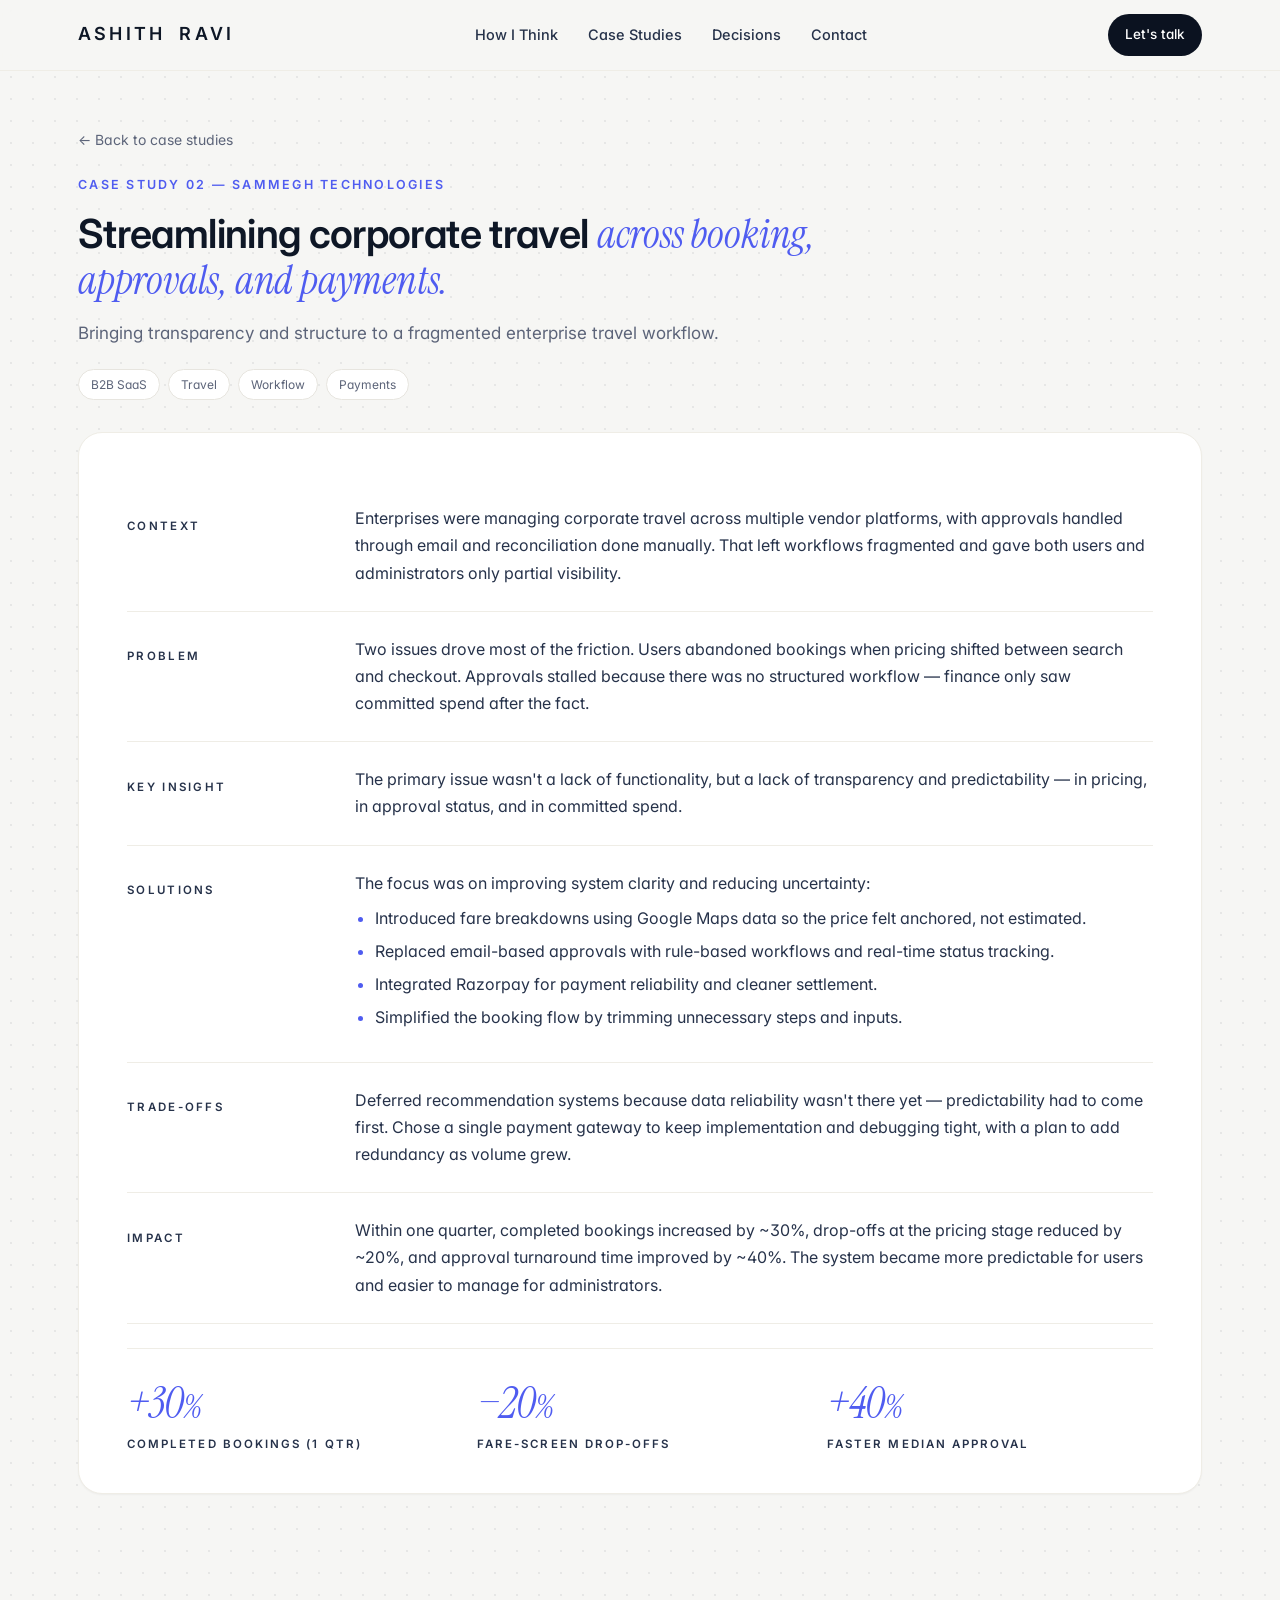
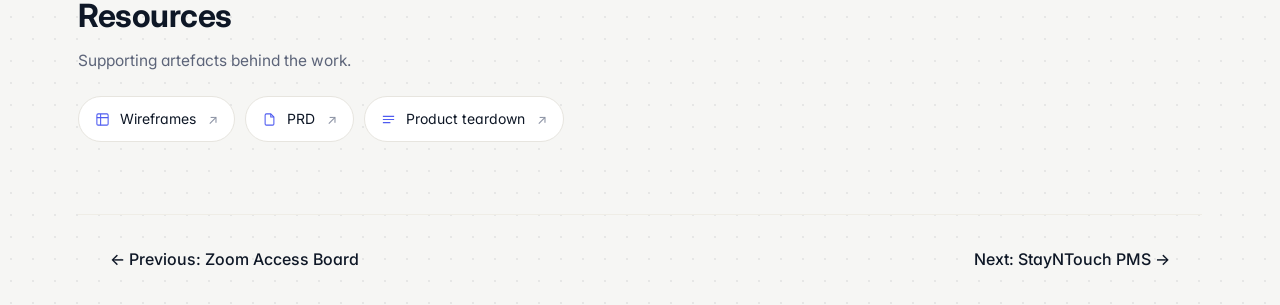
<file: case-studies/corporate-travel-platform.html>
<!doctype html>
<html lang="en">
<head>
<meta charset="utf-8" />
<meta name="viewport" content="width=device-width,initial-scale=1" />
<title>Corporate Travel Platform — Ashith Ravi</title>
<link rel="preconnect" href="https://fonts.googleapis.com">
<link rel="preconnect" href="https://fonts.gstatic.com" crossorigin>
<link rel="stylesheet" href="https://fonts.googleapis.com/css2?family=Inter:wght@400;500;600;700&family=Instrument+Serif:ital@0;1&family=JetBrains+Mono:wght@400;500&display=swap">
<link rel="stylesheet" href="../styles.css">
</head>
<body>

<header class="nav">
  <div class="nav-inner">
    <a class="logo" href="../index.html"><span>Ashith</span><span>Ravi</span></a>
    <nav class="nav-links">
      <a href="../index.html#how-i-think">How I Think</a>
      <a href="../index.html#case-studies">Case Studies</a>
      <a href="../index.html#decisions">Decisions</a>
      <a href="../index.html#contact">Contact</a>
    </nav>
    <a class="btn btn-dark btn-sm" href="../index.html#contact">Let's talk</a>
  </div>
</header>

<main>
  <section class="cs-hero">
    <div class="container">
      <a class="cs-back" href="../index.html#case-studies">← Back to case studies</a>
      <p class="cs-eyebrow">Case Study 02 — SamMegh Technologies</p>
      <h1 class="cs-title">Streamlining corporate travel <span class="i accent">across booking, approvals, and payments.</span></h1>
      <p class="cs-sub">Bringing transparency and structure to a fragmented enterprise travel workflow.</p>
      <div class="cs-tags">
        <span class="tag">B2B SaaS</span>
        <span class="tag">Travel</span>
        <span class="tag">Workflow</span>
        <span class="tag">Payments</span>
      </div>

      <div class="story">
        <div class="story-row">
          <p class="story-label">Context</p>
          <p class="story-body">Enterprises were managing corporate travel across multiple vendor platforms, with approvals handled through email and reconciliation done manually. That left workflows fragmented and gave both users and administrators only partial visibility.</p>
        </div>
        <div class="story-row">
          <p class="story-label">Problem</p>
          <p class="story-body">Two issues drove most of the friction. Users abandoned bookings when pricing shifted between search and checkout. Approvals stalled because there was no structured workflow — finance only saw committed spend after the fact.</p>
        </div>
        <div class="story-row">
          <p class="story-label">Key Insight</p>
          <p class="story-body">The primary issue wasn't a lack of functionality, but a lack of transparency and predictability — in pricing, in approval status, and in committed spend.</p>
        </div>
        <div class="story-row">
          <p class="story-label">Solutions</p>
          <div class="story-body">
            The focus was on improving system clarity and reducing uncertainty:
            <ul>
              <li>Introduced fare breakdowns using Google Maps data so the price felt anchored, not estimated.</li>
              <li>Replaced email-based approvals with rule-based workflows and real-time status tracking.</li>
              <li>Integrated Razorpay for payment reliability and cleaner settlement.</li>
              <li>Simplified the booking flow by trimming unnecessary steps and inputs.</li>
            </ul>
          </div>
        </div>
        <div class="story-row">
          <p class="story-label">Trade-offs</p>
          <p class="story-body">Deferred recommendation systems because data reliability wasn't there yet — predictability had to come first. Chose a single payment gateway to keep implementation and debugging tight, with a plan to add redundancy as volume grew.</p>
        </div>
        <div class="story-row">
          <p class="story-label">Impact</p>
          <p class="story-body">Within one quarter, completed bookings increased by ~30%, drop-offs at the pricing stage reduced by ~20%, and approval turnaround time improved by ~40%. The system became more predictable for users and easier to manage for administrators.</p>
        </div>

        <div class="story-metrics">
          <div class="story-metric">
            <div class="num">+30<span style="font-size:32px">%</span></div>
            <div class="lbl">Completed bookings (1 qtr)</div>
          </div>
          <div class="story-metric">
            <div class="num">−20<span style="font-size:32px">%</span></div>
            <div class="lbl">Fare-screen drop-offs</div>
          </div>
          <div class="story-metric">
            <div class="num">+40<span style="font-size:32px">%</span></div>
            <div class="lbl">Faster median approval</div>
          </div>
        </div>
      </div>
    </div>
  </section>

  <section class="cs-section">
    <div class="container">
      <header class="cs-section-head">
        <h2>Resources</h2>
        <p>Supporting artefacts behind the work.</p>
      </header>
      <div class="res-links">
        <a class="res-link" href="https://www.figma.com/proto/33FRsrlybFALc0xpOMLnUB/Travel-Agent-Version1.0?node-id=50-1858&t=VxDkVjDhNH6M8d2K-0&scaling=min-zoom&content-scaling=fixed&page-id=0%3A1&starting-point-node-id=48%3A1098&show-proto-sidebar=1" target="_blank" rel="noopener">
          <svg viewBox="0 0 24 24" fill="none" stroke="currentColor" stroke-width="1.7"><rect x="3" y="3" width="18" height="18" rx="2"/><path d="M3 9h18M9 3v18"/></svg>
          Wireframes <span class="arr">↗</span>
        </a>
        <a class="res-link" href="https://drive.google.com/file/d/1Uj6XAdhq4hoM1M8XDskusQjVeGHYtjC9/view?usp=sharing" target="_blank" rel="noopener">
          <svg viewBox="0 0 24 24" fill="none" stroke="currentColor" stroke-width="1.7"><path d="M14 3H7a2 2 0 0 0-2 2v14a2 2 0 0 0 2 2h10a2 2 0 0 0 2-2V8z"/><path d="M14 3v5h5"/></svg>
          PRD <span class="arr">↗</span>
        </a>
        <a class="res-link" href="https://drive.google.com/file/d/1ege0dFu4IAtbdjBSwRHZzztnEw202Lcb/view?usp=sharing" target="_blank" rel="noopener">
          <svg viewBox="0 0 24 24" fill="none" stroke="currentColor" stroke-width="1.7"><path d="M3 7h18M3 12h18M3 17h12"/></svg>
          Product teardown <span class="arr">↗</span>
        </a>
      </div>
    </div>
  </section>

  <section class="container">
    <div class="cs-next">
      <a href="zoom-access-board.html">← Previous: Zoom Access Board</a>
      <a href="stayntouch-pms.html">Next: StayNTouch PMS →</a>
    </div>
  </section>
</main>
</body>
</html>
</file>
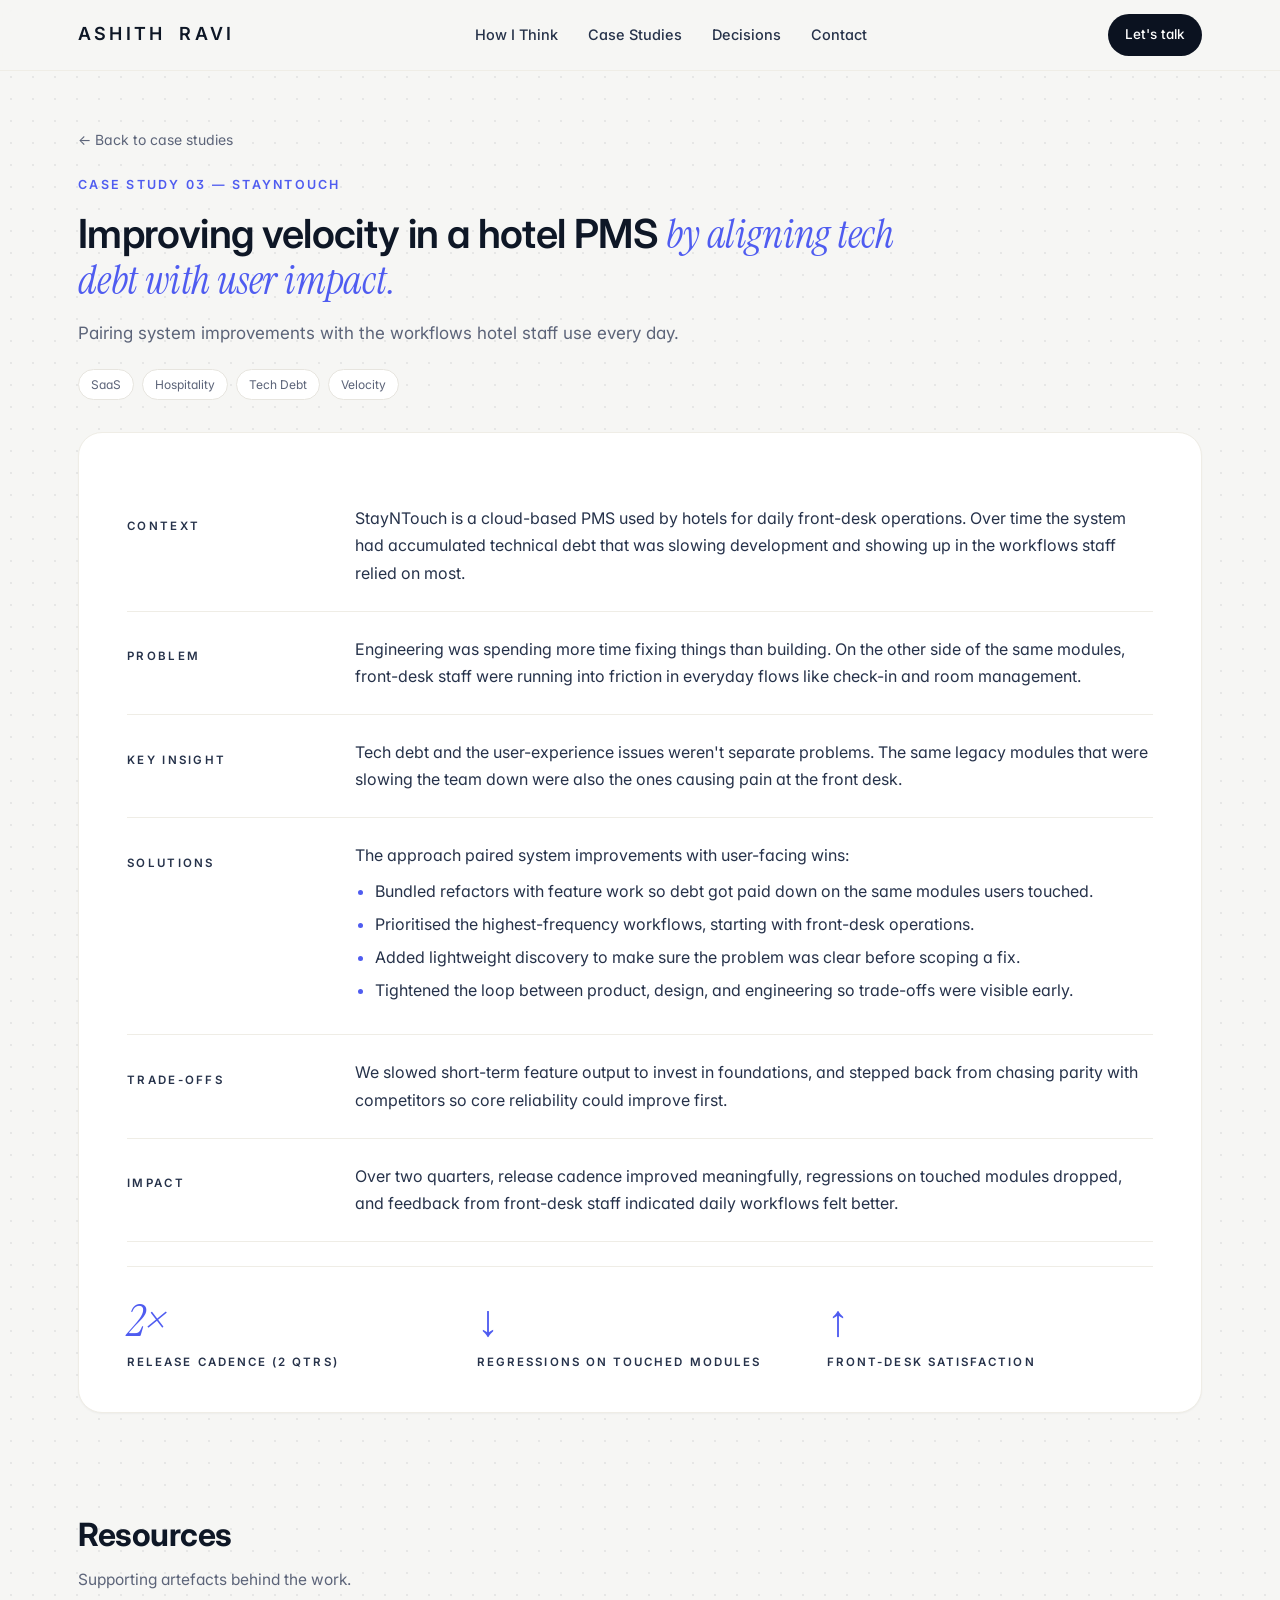
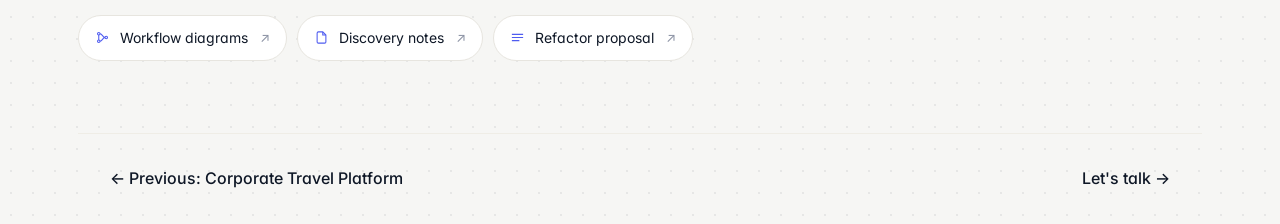
<file: case-studies/stayntouch-pms.html>
<!doctype html>
<html lang="en">
<head>
<meta charset="utf-8" />
<meta name="viewport" content="width=device-width,initial-scale=1" />
<title>StayNTouch PMS Experience — Ashith Ravi</title>
<link rel="preconnect" href="https://fonts.googleapis.com">
<link rel="preconnect" href="https://fonts.gstatic.com" crossorigin>
<link rel="stylesheet" href="https://fonts.googleapis.com/css2?family=Inter:wght@400;500;600;700&family=Instrument+Serif:ital@0;1&family=JetBrains+Mono:wght@400;500&display=swap">
<link rel="stylesheet" href="../styles.css">
</head>
<body>

<header class="nav">
  <div class="nav-inner">
    <a class="logo" href="../index.html"><span>Ashith</span><span>Ravi</span></a>
    <nav class="nav-links">
      <a href="../index.html#how-i-think">How I Think</a>
      <a href="../index.html#case-studies">Case Studies</a>
      <a href="../index.html#decisions">Decisions</a>
      <a href="../index.html#contact">Contact</a>
    </nav>
    <a class="btn btn-dark btn-sm" href="../index.html#contact">Let's talk</a>
  </div>
</header>

<main>
  <section class="cs-hero">
    <div class="container">
      <a class="cs-back" href="../index.html#case-studies">← Back to case studies</a>
      <p class="cs-eyebrow">Case Study 03 — StayNTouch</p>
      <h1 class="cs-title">Improving velocity in a hotel PMS <span class="i accent">by aligning tech debt with user impact.</span></h1>
      <p class="cs-sub">Pairing system improvements with the workflows hotel staff use every day.</p>
      <div class="cs-tags">
        <span class="tag">SaaS</span>
        <span class="tag">Hospitality</span>
        <span class="tag">Tech Debt</span>
        <span class="tag">Velocity</span>
      </div>

      <div class="story">
        <div class="story-row">
          <p class="story-label">Context</p>
          <p class="story-body">StayNTouch is a cloud-based PMS used by hotels for daily front-desk operations. Over time the system had accumulated technical debt that was slowing development and showing up in the workflows staff relied on most.</p>
        </div>
        <div class="story-row">
          <p class="story-label">Problem</p>
          <p class="story-body">Engineering was spending more time fixing things than building. On the other side of the same modules, front-desk staff were running into friction in everyday flows like check-in and room management.</p>
        </div>
        <div class="story-row">
          <p class="story-label">Key Insight</p>
          <p class="story-body">Tech debt and the user-experience issues weren't separate problems. The same legacy modules that were slowing the team down were also the ones causing pain at the front desk.</p>
        </div>
        <div class="story-row">
          <p class="story-label">Solutions</p>
          <div class="story-body">
            The approach paired system improvements with user-facing wins:
            <ul>
              <li>Bundled refactors with feature work so debt got paid down on the same modules users touched.</li>
              <li>Prioritised the highest-frequency workflows, starting with front-desk operations.</li>
              <li>Added lightweight discovery to make sure the problem was clear before scoping a fix.</li>
              <li>Tightened the loop between product, design, and engineering so trade-offs were visible early.</li>
            </ul>
          </div>
        </div>
        <div class="story-row">
          <p class="story-label">Trade-offs</p>
          <p class="story-body">We slowed short-term feature output to invest in foundations, and stepped back from chasing parity with competitors so core reliability could improve first.</p>
        </div>
        <div class="story-row">
          <p class="story-label">Impact</p>
          <p class="story-body">Over two quarters, release cadence improved meaningfully, regressions on touched modules dropped, and feedback from front-desk staff indicated daily workflows felt better.</p>
        </div>

        <div class="story-metrics">
          <div class="story-metric">
            <div class="num">2×</div>
            <div class="lbl">Release cadence (2 qtrs)</div>
          </div>
          <div class="story-metric">
            <div class="num">↓</div>
            <div class="lbl">Regressions on touched modules</div>
          </div>
          <div class="story-metric">
            <div class="num">↑</div>
            <div class="lbl">Front-desk satisfaction</div>
          </div>
        </div>
      </div>
    </div>
  </section>

  <section class="cs-section">
    <div class="container">
      <header class="cs-section-head">
        <h2>Resources</h2>
        <p>Supporting artefacts behind the work.</p>
      </header>
      <div class="res-links">
        <a class="res-link" href="#">
          <svg viewBox="0 0 24 24" fill="none" stroke="currentColor" stroke-width="1.7"><circle cx="6" cy="6" r="2"/><circle cx="6" cy="18" r="2"/><circle cx="18" cy="12" r="2"/><path d="M6 8v8M8 6c4 0 4 6 8 6M8 18c4 0 4-6 8-6"/></svg>
          Workflow diagrams <span class="arr">↗</span>
        </a>
        <a class="res-link" href="#">
          <svg viewBox="0 0 24 24" fill="none" stroke="currentColor" stroke-width="1.7"><path d="M14 3H7a2 2 0 0 0-2 2v14a2 2 0 0 0 2 2h10a2 2 0 0 0 2-2V8z"/><path d="M14 3v5h5"/></svg>
          Discovery notes <span class="arr">↗</span>
        </a>
        <a class="res-link" href="#">
          <svg viewBox="0 0 24 24" fill="none" stroke="currentColor" stroke-width="1.7"><path d="M3 7h18M3 12h18M3 17h12"/></svg>
          Refactor proposal <span class="arr">↗</span>
        </a>
      </div>
    </div>
  </section>

  <section class="container">
    <div class="cs-next">
      <a href="corporate-travel-platform.html">← Previous: Corporate Travel Platform</a>
      <a href="../index.html#contact">Let's talk →</a>
    </div>
  </section>
</main>
</body>
</html>
</file>
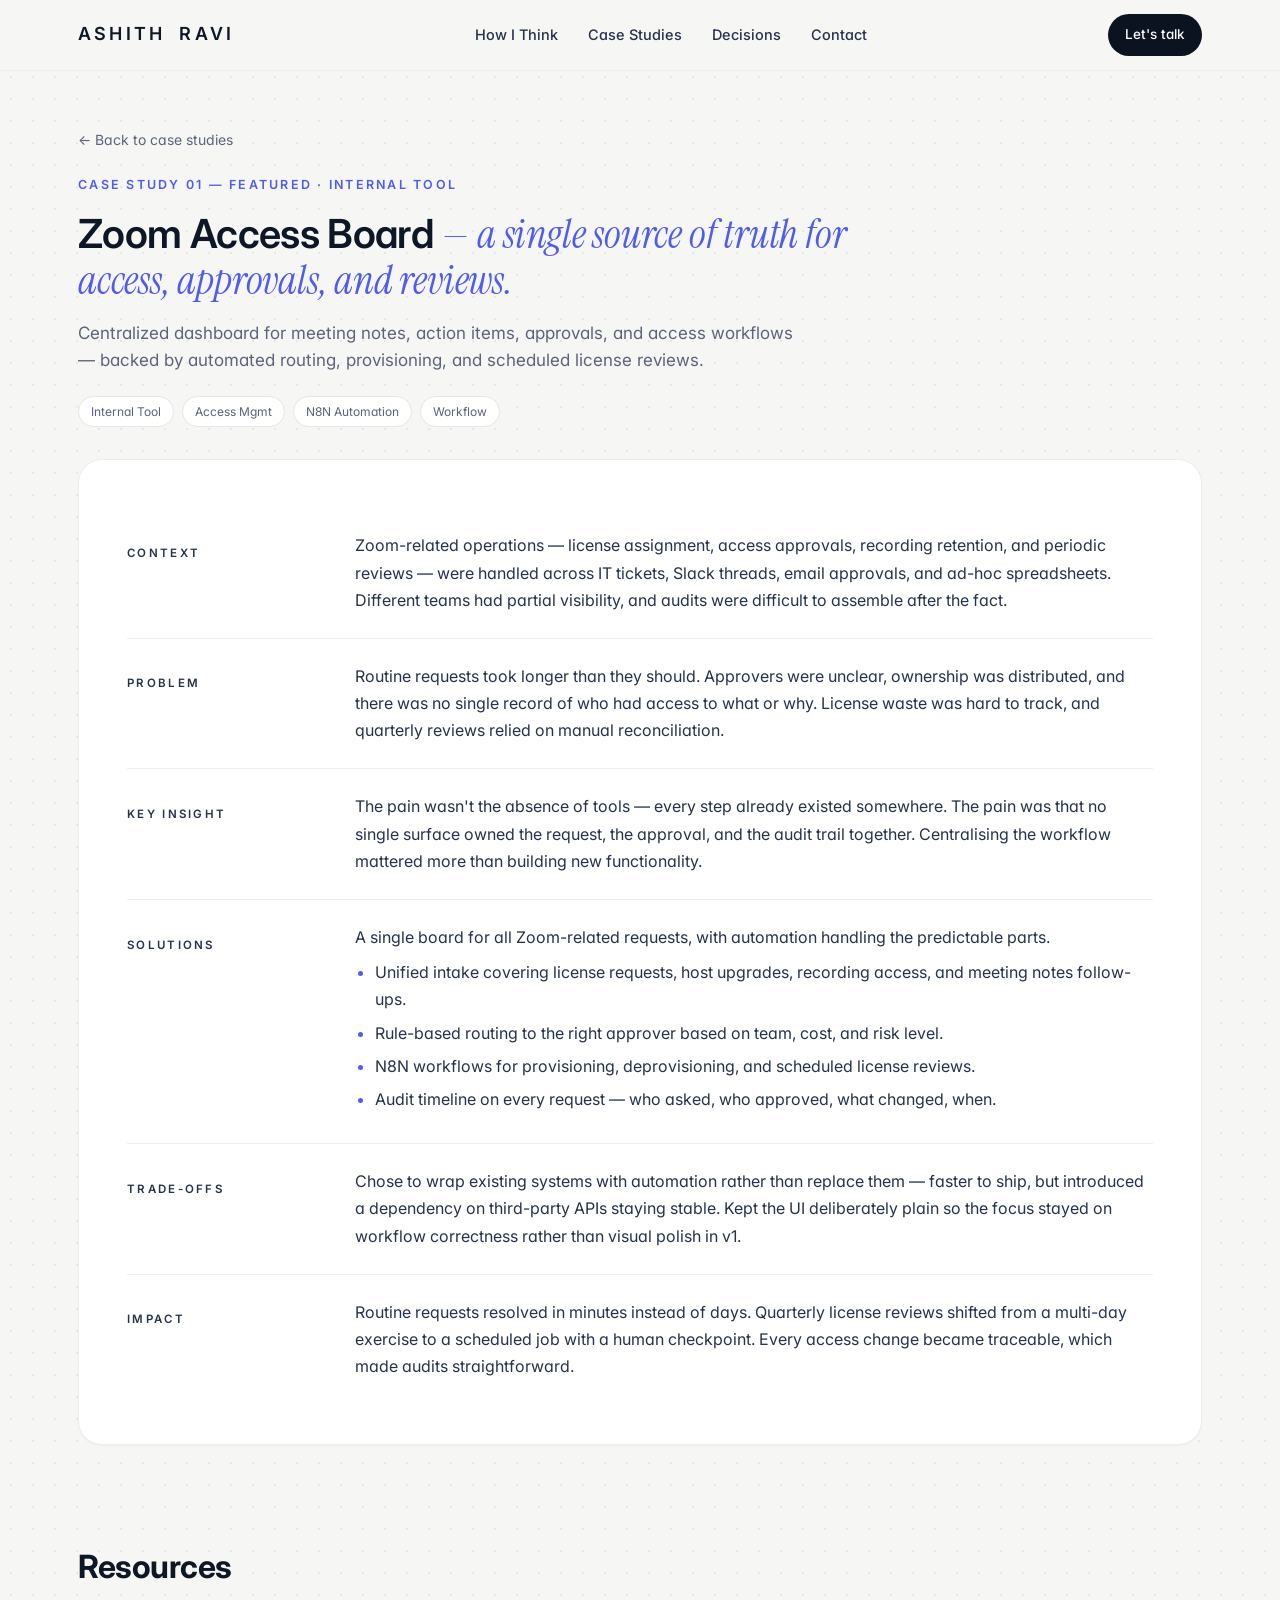
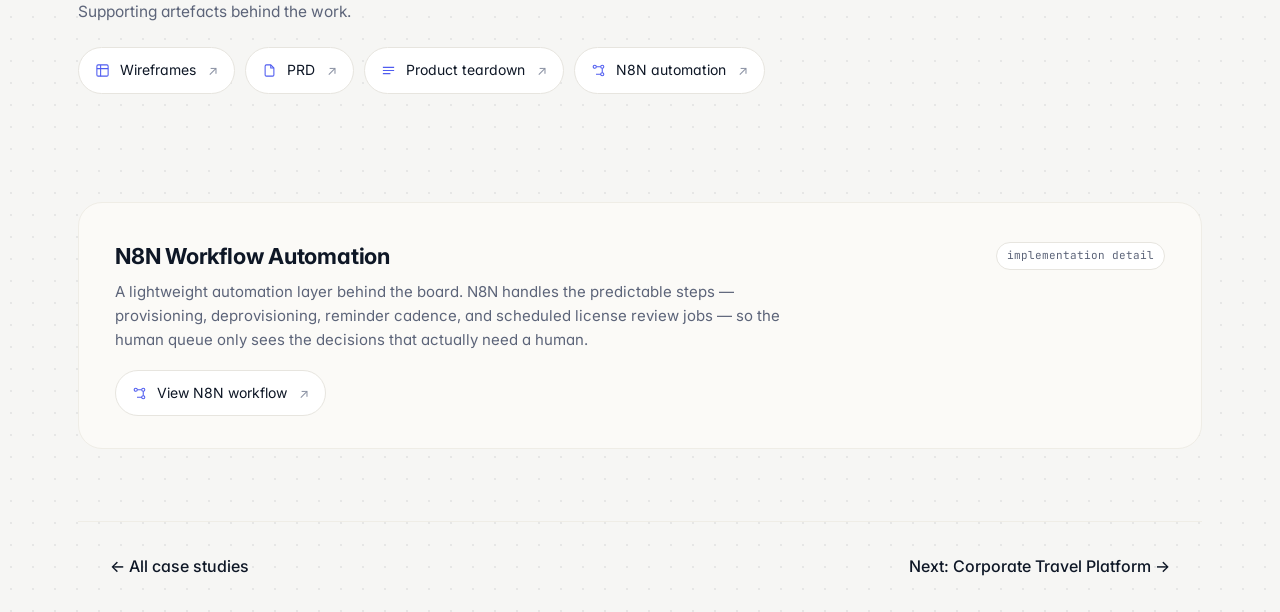
<file: case-studies/zoom-access-board.html>
<!doctype html>
<html lang="en">
<head>
<meta charset="utf-8" />
<meta name="viewport" content="width=device-width,initial-scale=1" />
<title>Zoom Access Board — Ashith Ravi</title>
<link rel="preconnect" href="https://fonts.googleapis.com">
<link rel="preconnect" href="https://fonts.gstatic.com" crossorigin>
<link rel="stylesheet" href="https://fonts.googleapis.com/css2?family=Inter:wght@400;500;600;700&family=Instrument+Serif:ital@0;1&family=JetBrains+Mono:wght@400;500&display=swap">
<link rel="stylesheet" href="../styles.css">
</head>
<body>

<header class="nav">
  <div class="nav-inner">
    <a class="logo" href="../index.html"><span>Ashith</span><span>Ravi</span></a>
    <nav class="nav-links">
      <a href="../index.html#how-i-think">How I Think</a>
      <a href="../index.html#case-studies">Case Studies</a>
      <a href="../index.html#decisions">Decisions</a>
      <a href="../index.html#contact">Contact</a>
    </nav>
    <a class="btn btn-dark btn-sm" href="../index.html#contact">Let's talk</a>
  </div>
</header>

<main>
  <section class="cs-hero">
    <div class="container">
      <a class="cs-back" href="../index.html#case-studies">← Back to case studies</a>
      <p class="cs-eyebrow">Case Study 01 — Featured · Internal Tool</p>
      <h1 class="cs-title">Zoom Access Board <span class="i accent">— a single source of truth for access, approvals, and reviews.</span></h1>
      <p class="cs-sub">Centralized dashboard for meeting notes, action items, approvals, and access workflows — backed by automated routing, provisioning, and scheduled license reviews.</p>
      <div class="cs-tags">
        <span class="tag">Internal Tool</span>
        <span class="tag">Access Mgmt</span>
        <span class="tag">N8N Automation</span>
        <span class="tag">Workflow</span>
      </div>

      <div class="story">
        <div class="story-row">
          <p class="story-label">Context</p>
          <p class="story-body">Zoom-related operations — license assignment, access approvals, recording retention, and periodic reviews — were handled across IT tickets, Slack threads, email approvals, and ad-hoc spreadsheets. Different teams had partial visibility, and audits were difficult to assemble after the fact.</p>
        </div>
        <div class="story-row">
          <p class="story-label">Problem</p>
          <p class="story-body">Routine requests took longer than they should. Approvers were unclear, ownership was distributed, and there was no single record of who had access to what or why. License waste was hard to track, and quarterly reviews relied on manual reconciliation.</p>
        </div>
        <div class="story-row">
          <p class="story-label">Key Insight</p>
          <p class="story-body">The pain wasn't the absence of tools — every step already existed somewhere. The pain was that no single surface owned the request, the approval, and the audit trail together. Centralising the workflow mattered more than building new functionality.</p>
        </div>
        <div class="story-row">
          <p class="story-label">Solutions</p>
          <div class="story-body">
            A single board for all Zoom-related requests, with automation handling the predictable parts.
            <ul>
              <li>Unified intake covering license requests, host upgrades, recording access, and meeting notes follow-ups.</li>
              <li>Rule-based routing to the right approver based on team, cost, and risk level.</li>
              <li>N8N workflows for provisioning, deprovisioning, and scheduled license reviews.</li>
              <li>Audit timeline on every request — who asked, who approved, what changed, when.</li>
            </ul>
          </div>
        </div>
        <div class="story-row">
          <p class="story-label">Trade-offs</p>
          <p class="story-body">Chose to wrap existing systems with automation rather than replace them — faster to ship, but introduced a dependency on third-party APIs staying stable. Kept the UI deliberately plain so the focus stayed on workflow correctness rather than visual polish in v1.</p>
        </div>
        <div class="story-row">
          <p class="story-label">Impact</p>
          <p class="story-body">Routine requests resolved in minutes instead of days. Quarterly license reviews shifted from a multi-day exercise to a scheduled job with a human checkpoint. Every access change became traceable, which made audits straightforward.</p>
        </div>
      </div>
    </div>
  </section>

  <section class="cs-section">
    <div class="container">
      <header class="cs-section-head">
        <h2>Resources</h2>
        <p>Supporting artefacts behind the work.</p>
      </header>
      <div class="res-links">
        <a class="res-link" href="https://www.figma.com/proto/wZvJMO2qTolDciYzrDqII5/Zoom-Updated?node-id=20-1751&p=f&t=YyRrkXLsN5ehX7Na-0&scaling=min-zoom&content-scaling=fixed&page-id=0%3A1&starting-point-node-id=20%3A1751&show-proto-sidebar=1" target="_blank" rel="noopener">
          <svg viewBox="0 0 24 24" fill="none" stroke="currentColor" stroke-width="1.7"><rect x="3" y="3" width="18" height="18" rx="2"/><path d="M3 9h18M9 3v18"/></svg>
          Wireframes <span class="arr">↗</span>
        </a>
        <a class="res-link" href="https://drive.google.com/file/d/1J9QSICV026MHtIVA0a3hvT729N81hZSb/view?usp=sharing" target="_blank" rel="noopener">
          <svg viewBox="0 0 24 24" fill="none" stroke="currentColor" stroke-width="1.7"><path d="M14 3H7a2 2 0 0 0-2 2v14a2 2 0 0 0 2 2h10a2 2 0 0 0 2-2V8z"/><path d="M14 3v5h5"/></svg>
          PRD <span class="arr">↗</span>
        </a>
        <a class="res-link" href="https://drive.google.com/file/d/1mFsNrO4TiHnCTk9GialUHPe0GkpUuxmu/view?usp=sharing" target="_blank" rel="noopener">
          <svg viewBox="0 0 24 24" fill="none" stroke="currentColor" stroke-width="1.7"><path d="M3 7h18M3 12h18M3 17h12"/></svg>
          Product teardown <span class="arr">↗</span>
        </a>
        <a class="res-link" href="#n8n">
          <svg viewBox="0 0 24 24" fill="none" stroke="currentColor" stroke-width="1.7"><circle cx="6" cy="6" r="2.5"/><circle cx="18" cy="18" r="2.5"/><circle cx="18" cy="6" r="2.5"/><path d="M8.5 6H15M18 8.5v7M16 18H8"/></svg>
          N8N automation <span class="arr">↗</span>
        </a>
      </div>
    </div>
  </section>

  <section class="cs-section" id="n8n">
    <div class="container">
      <div class="subsection">
        <div class="subsection-head">
          <h3>N8N Workflow Automation</h3>
          <span class="badge">implementation detail</span>
        </div>
        <p class="sub-lede">A lightweight automation layer behind the board. N8N handles the predictable steps — provisioning, deprovisioning, reminder cadence, and scheduled license review jobs — so the human queue only sees the decisions that actually need a human.</p>
        <div class="res-links">
          <a class="res-link" href="#">
            <svg viewBox="0 0 24 24" fill="none" stroke="currentColor" stroke-width="1.7"><circle cx="6" cy="6" r="2.5"/><circle cx="18" cy="18" r="2.5"/><circle cx="18" cy="6" r="2.5"/><path d="M8.5 6H15M18 8.5v7M16 18H8"/></svg>
            View N8N workflow <span class="arr">↗</span>
          </a>
        </div>
      </div>
    </div>
  </section>

  <section class="container">
    <div class="cs-next">
      <a href="../index.html#case-studies">← All case studies</a>
      <a href="corporate-travel-platform.html">Next: Corporate Travel Platform →</a>
    </div>
  </section>
</main>

</body>
</html>
</file>
<file: styles.css>
/* ============ Tokens ============ */
:root{
  --bg:#F6F6F4;
  --bg-alt:#FBFAF7;
  --ink:#0E1726;
  --ink-2:#26324A;
  --muted:#5C6479;
  --muted-2:#8A91A3;
  --line:#E7E5DF;
  --line-2:#EFEDE6;
  --card:#FFFFFF;
  --accent:#4F5CF0;
  --accent-soft:#EEF0FE;
  --dark:#0B1220;
  --dark-2:#10182A;
  --shadow-sm: 0 1px 2px rgba(14,23,38,.04);
  --shadow:    0 8px 24px rgba(14,23,38,.06), 0 1px 2px rgba(14,23,38,.04);
  --shadow-lg: 0 20px 48px rgba(14,23,38,.10), 0 2px 6px rgba(14,23,38,.05);
  --r-sm:10px; --r:14px; --r-lg:20px; --r-xl:24px;
  --maxw:1180px;
}

*{box-sizing:border-box}
html,body{margin:0;padding:0}
html{scroll-behavior:smooth}
body{
  font-family:'Inter', system-ui, sans-serif;
  color:var(--ink);
  background:var(--bg);
  /* subtle dot pattern from screenshots */
  background-image: radial-gradient(rgba(14,23,38,.07) 1px, transparent 1.2px);
  background-size: 22px 22px;
  background-position: 0 0;
  -webkit-font-smoothing:antialiased;
  font-size:16px;
  line-height:1.6;
  font-feature-settings:"ss01","cv11";
}
img{max-width:100%;display:block}
a{color:inherit;text-decoration:none}

.container{max-width:var(--maxw);margin:0 auto;padding:0 28px}
.i{font-family:'Instrument Serif', 'Iowan Old Style', Georgia, serif; font-style:italic; font-weight:400; letter-spacing:-.005em}
.accent{color:var(--accent)}
.accent-light{color:#A9B1FF}

/* ============ Nav ============ */
.nav{
  position:sticky; top:0; z-index:50;
  background:rgba(246,246,244,.78);
  backdrop-filter: saturate(140%) blur(10px);
  -webkit-backdrop-filter: saturate(140%) blur(10px);
  border-bottom:1px solid var(--line-2);
}
.nav-inner{
  max-width:var(--maxw); margin:0 auto; padding:14px 28px;
  display:flex; align-items:center; justify-content:space-between; gap:24px;
}
.logo{
  display:inline-flex; align-items:baseline; gap:14px;
  font-family:'Inter', system-ui, sans-serif;
  font-size:18px; font-weight:600;
  letter-spacing:.18em;
  text-transform:uppercase;
  color:var(--ink);
}
.nav-links{display:flex; gap:30px}
.nav-links a{color:var(--ink-2); font-size:14.5px; font-weight:500}
.nav-links a:hover{color:var(--accent)}

/* ============ Buttons ============ */
.btn{
  display:inline-flex; align-items:center; gap:8px;
  padding:12px 20px; border-radius:999px;
  font-size:14.5px; font-weight:500;
  border:1px solid transparent;
  transition: transform .15s ease, background .2s ease, border-color .2s ease, color .2s ease, box-shadow .2s ease;
  white-space:nowrap;
}
.btn:hover{transform:translateY(-1px)}
.btn-sm{padding:9px 16px; font-size:13.5px}
.btn-primary{background:var(--accent); color:#fff; box-shadow:0 6px 18px rgba(79,92,240,.25)}
.btn-primary:hover{background:#4250E5}
.btn-ghost{background:transparent; border-color:var(--line); color:var(--ink)}
.btn-ghost:hover{border-color:#CFCEC6; background:#fff}
.btn-dark{background:var(--dark); color:#fff}
.btn-dark:hover{background:#1B2436}
.btn-outline-light{background:transparent; border-color:rgba(255,255,255,.18); color:#fff}
.btn-outline-light:hover{background:rgba(255,255,255,.06); border-color:rgba(255,255,255,.32)}
.btn .arrow{transition:transform .2s ease}
.btn:hover .arrow{transform:translateX(3px)}
.ic{width:16px;height:16px}

/* ============ Hero ============ */
.hero{padding:56px 0 24px}
.hero-grid{
  display:grid; grid-template-columns: 1.55fr .9fr; gap:56px; align-items:center;
}
.eyebrow{
  font-size:16px;
  line-height:1.5;
  color:var(--muted);
  margin:0 0 22px;
  letter-spacing:-.005em;
}
.display{
  font-size: clamp(30px, 4.2vw, 48px);
  line-height:1.14;
  letter-spacing:-0.018em;
  font-weight:600;
  margin:0 0 24px;
  color:var(--ink);
  text-wrap: pretty;
}
.display .i{font-weight:400}
.hero-body{max-width:560px; color:var(--ink-2)}
.hero-body p{margin:0 0 14px; font-size:16.5px; line-height:1.65; color:var(--muted)}
.hero-cta{display:flex; gap:12px; margin-top:26px; flex-wrap:wrap}

.hero-photo{display:flex; justify-content:center}
.photo-frame{
  width: 320px; height: 320px;
  border-radius: 50%;
  background: var(--card);
  box-shadow: var(--shadow-lg);
  padding: 8px;
  border:1px solid var(--line-2);
}
.photo-img{width:100%; height:100%; object-fit:cover; border-radius:50%; display:block}
.photo-placeholder{
  width:100%; height:100%; border-radius:50%;
  background:
    repeating-linear-gradient(135deg, #F1EEE6 0 8px, #F7F5EE 8px 16px);
  display:flex; flex-direction:column; align-items:center; justify-content:center;
  color:var(--muted-2);
  text-align:center;
  padding:24px;
}
.ph-mono{font-family:'JetBrains Mono', ui-monospace, Menlo, monospace; font-size:12.5px; color:var(--ink-2); letter-spacing:.04em}
.ph-hint{font-size:12px; margin-top:6px; color:var(--muted-2)}

/* ============ Metrics ============ */
.metrics{padding:24px 0 64px}
.metrics-grid{display:grid; grid-template-columns:repeat(3,1fr); gap:20px}
.metric-card{
  background:var(--card);
  border:1px solid var(--line-2);
  border-radius:var(--r-lg);
  padding:26px 26px 22px;
  box-shadow:var(--shadow-sm);
}
.metric-num{
  font-family:'Instrument Serif', serif;
  font-style: italic;
  color:var(--accent);
  font-size: 44px; line-height:1;
  letter-spacing:-.02em;
}
.metric-num .sign{margin-right:2px}
.metric-num .unit{font-size:34px; margin-left:2px}
.metric-label{
  margin-top:14px;
  text-transform:uppercase;
  letter-spacing:.12em;
  font-size:12px;
  font-weight:600;
  color:var(--ink);
}
.metric-desc{margin:8px 0 0; color:var(--muted); font-size:14.5px; line-height:1.55}

/* ============ Sections ============ */
.section{padding:72px 0}
.section-alt{background: linear-gradient(180deg, var(--bg-alt), var(--bg))}
.section-head{max-width:760px; margin:0 0 44px}
.section-eyebrow{
  text-transform:uppercase; letter-spacing:.16em;
  font-size:12.5px; font-weight:600; color:var(--accent);
  margin:0 0 14px;
}
.section-title{
  font-size: clamp(24px, 2.8vw, 34px);
  line-height:1.18;
  letter-spacing:-.014em;
  font-weight:600;
  margin:0 0 14px;
  color:var(--ink);
}
.section-lede{margin:0; color:var(--muted); font-size:16.5px; max-width:640px}

/* ============ How I think (principles) ============ */
.principles{display:grid; grid-template-columns:repeat(2,1fr); gap:20px}
.principle{
  background:var(--card);
  border:1px solid var(--line-2);
  border-radius:var(--r-lg);
  padding:30px 28px;
  box-shadow:var(--shadow-sm);
  transition: box-shadow .25s ease, transform .25s ease;
}
.principle:hover{box-shadow:var(--shadow); transform:translateY(-2px)}
.p-icon, .d-icon{
  width:42px; height:42px; border-radius:12px;
  background:var(--accent-soft); color:var(--accent);
  display:flex; align-items:center; justify-content:center;
  margin-bottom:24px;
}
.p-icon svg, .d-icon svg{width:20px; height:20px}
.principle h3{margin:0 0 8px; font-size:18.5px; font-weight:600; letter-spacing:-.01em}
.principle p{margin:0; color:var(--muted); font-size:15px; line-height:1.65}

/* ============ Case studies ============ */
.case-card{
  background:var(--card);
  border:1px solid var(--line-2);
  border-radius:var(--r-xl);
  padding:36px 36px 32px;
  box-shadow:var(--shadow-sm);
  transition: box-shadow .25s ease, transform .25s ease, border-color .25s ease;
}
.case-card:hover{box-shadow:var(--shadow); transform:translateY(-2px); border-color:#DCDAD2}
.case-featured{
  margin-bottom:24px;
  border:1px solid #D6D9F7;
  background:
    radial-gradient(120% 120% at 0% 0%, #F4F5FF 0%, #FFFFFF 50%);
  box-shadow: 0 24px 60px rgba(79,92,240,.10), 0 2px 6px rgba(14,23,38,.05);
}
.case-meta{
  display:flex; gap:14px; align-items:center;
  font-size:12.5px; letter-spacing:.16em; text-transform:uppercase; font-weight:600;
  color:var(--accent); margin-bottom:14px;
}
.case-meta .case-company{color:var(--muted-2); letter-spacing:.14em}
.case-title{
  font-size: clamp(22px, 2.4vw, 28px);
  line-height:1.18; letter-spacing:-.014em; font-weight:600;
  margin:0 0 12px;
}
.case-featured .case-title{font-size: clamp(26px, 2.8vw, 34px)}
.case-sub{margin:0 0 22px; color:var(--muted); font-size:16px; max-width:640px}

.case-summary{display:grid; gap:16px; margin:0 0 22px; padding:0}
.case-summary > div{display:grid; grid-template-columns:120px 1fr; gap:16px; align-items:baseline}
.case-summary dt{
  margin:0; font-size:11.5px; letter-spacing:.16em; text-transform:uppercase;
  font-weight:600; color:var(--ink-2);
}
.case-summary dd{margin:0; color:var(--ink-2); font-size:15.5px; line-height:1.55}

.case-grid{display:grid; grid-template-columns:1fr 1fr; gap:22px}
.case-grid .case-summary > div{grid-template-columns: 100px 1fr}

.tags{display:flex; flex-wrap:wrap; gap:8px; margin:0 0 22px}
.tag{
  font-size:12px; padding:5px 12px; border-radius:999px;
  border:1px solid var(--line); color:var(--muted); background:#fff;
}

.case-actions{display:flex; gap:10px; padding-top:18px; border-top:1px solid var(--line-2)}

/* ============ Decisions ============ */
.decisions{display:grid; grid-template-columns:repeat(3,1fr); gap:20px}
.decision{
  background:var(--card);
  border:1px solid var(--line-2);
  border-radius:var(--r-lg);
  padding:28px;
  box-shadow:var(--shadow-sm);
}
.decision h3{margin:0 0 16px; font-size:18px; font-weight:600; letter-spacing:-.01em; line-height:1.3}
.d-block{margin-top:14px}
.d-label{
  margin:0 0 6px; font-size:11.5px; letter-spacing:.18em; text-transform:uppercase;
  font-weight:600; color:var(--ink-2);
}
.d-block p:last-child{margin:0; color:var(--muted); font-size:14.5px; line-height:1.62}

/* ============ Journey ============ */
.journey{display:grid; grid-template-columns:240px 1fr; gap:60px; align-items:start}
.journey-side{position:sticky; top:90px}
.journey-trail{font-family:'Instrument Serif', serif; font-style:italic; color:var(--muted); margin-top:6px; font-size:18px}
.journey-body p{color:var(--ink-2); font-size:16.5px; line-height:1.7; margin:0 0 14px}
.journey-body .section-title{margin-bottom:22px}

/* ============ Contact ============ */
.contact{padding:32px 0 64px}
.contact-inner{
  background: linear-gradient(180deg, #0B1220, #0E1A33);
  color:#F1F2F6;
  border-radius: 28px;
  padding: 72px 56px 56px;
  text-align:center;
  box-shadow: 0 30px 80px rgba(11,18,32,.18);
}
.contact-eyebrow{
  text-transform:uppercase; letter-spacing:.22em;
  color:#9DA4B8; font-size:12px; font-weight:600;
  margin:0 0 22px;
}
.contact-title{
  font-size: clamp(24px, 3vw, 38px);
  line-height:1.2; letter-spacing:-.014em; font-weight:600;
  margin:0 auto 18px; max-width:780px; color:#fff;
  text-wrap: pretty;
}
.contact-sub{margin:0 auto 30px; color:#A6ADC0; max-width:520px; font-size:15.5px}
.contact-actions{display:flex; gap:12px; justify-content:center; flex-wrap:wrap}
.contact-loc{margin:30px 0 0; color:#8A91A3; font-size:13.5px; display:inline-flex; align-items:center; gap:6px; justify-content:center; width:100%}

/* ============ Footer ============ */
.foot{padding:40px 0 56px; color:var(--muted-2); font-size:13px}
.foot-inner{display:flex; justify-content:space-between; align-items:center; gap:16px; flex-wrap:wrap}
.foot-mid{font-family:'Instrument Serif', serif; font-style:italic; color:var(--muted)}
.foot a:hover{color:var(--accent)}

/* ============ Case study page chrome ============ */
.cs-hero{padding: 56px 0 40px}
.cs-eyebrow{
  text-transform:uppercase; letter-spacing:.18em; font-size:12.5px;
  font-weight:600; color:var(--accent); margin:0 0 16px;
}
.cs-back{
  display:inline-flex; align-items:center; gap:6px; color:var(--muted);
  font-size:14px; margin-bottom:24px;
}
.cs-back:hover{color:var(--accent)}
.cs-title{
  font-size: clamp(28px, 3.6vw, 40px); line-height:1.16; letter-spacing:-.016em;
  font-weight:600; margin:0 0 16px; max-width:820px;
}
.cs-title .i{font-weight:400}
.cs-sub{margin:0 0 22px; max-width:720px; color:var(--muted); font-size:17px}
.cs-tags{display:flex; gap:8px; flex-wrap:wrap; margin:0 0 8px}

/* Story card (Context/Problem/...) */
.story{
  background:var(--card);
  border:1px solid var(--line-2);
  border-radius:var(--r-xl);
  padding:48px 48px 40px;
  box-shadow:var(--shadow-sm);
  margin-top:32px;
}
.story-row{
  display:grid; grid-template-columns: 180px 1fr; gap:48px;
  padding:24px 0; border-bottom:1px solid var(--line-2);
}
.story-row:last-of-type{border-bottom:0}
.story-row dt, .story-label{
  font-size:11.5px; letter-spacing:.2em; text-transform:uppercase;
  font-weight:600; color:var(--ink-2);
}
.story-row dd, .story-body{margin:0; color:var(--ink-2); font-size:16px; line-height:1.7}
.story-body ul{margin:8px 0 0; padding-left:20px}
.story-body li{margin:6px 0; color:var(--ink-2)}
.story-body li::marker{color:var(--accent)}

.story-metrics{
  margin-top:24px; padding-top:32px; border-top:1px solid var(--line-2);
  display:grid; grid-template-columns:repeat(3,1fr); gap:24px;
}
.story-metric .num{
  font-family:'Instrument Serif', serif; font-style:italic; color:var(--accent);
  font-size:44px; line-height:1; letter-spacing:-.02em;
}
.story-metric .lbl{
  margin-top:10px; font-size:11.5px; letter-spacing:.18em; text-transform:uppercase;
  font-weight:600; color:var(--ink-2);
}

/* Media placeholders */
.cs-section{padding:56px 0 24px}
.cs-section-head{margin:0 0 22px}
.cs-section-head h2{
  font-size: clamp(24px, 2.6vw, 32px); margin:0 0 8px;
  letter-spacing:-.015em; font-weight:700;
}
.cs-section-head p{margin:0; color:var(--muted); font-size:15.5px; max-width:720px}

.media-grid{display:grid; gap:18px}
.media-grid.cols-1{grid-template-columns:1fr}
.media-grid.cols-2{grid-template-columns:1fr 1fr}
.media-grid.cols-3{grid-template-columns:repeat(3,1fr)}

.slot{
  background: var(--card);
  border:1px dashed #C9C7BE;
  border-radius: var(--r-lg);
  padding:18px;
  display:flex; flex-direction:column; gap:10px;
  min-height: 220px;
}
.slot .slot-head{
  display:flex; align-items:center; justify-content:space-between; gap:12px;
}
.slot .slot-title{
  font-size:13px; font-weight:600; color:var(--ink-2); letter-spacing:.02em;
}
.slot .slot-kind{
  font-family:'JetBrains Mono', ui-monospace, Menlo, monospace;
  font-size:11px; padding:3px 8px; border-radius:999px;
  background:var(--accent-soft); color:var(--accent);
  letter-spacing:.04em;
}
.slot .slot-canvas{
  flex:1; border-radius:12px;
  background:
    repeating-linear-gradient(135deg, #F4F2EB 0 10px, #FAF8F2 10px 20px);
  display:flex; align-items:center; justify-content:center;
  color:var(--muted-2);
  font-family:'JetBrains Mono', ui-monospace, Menlo, monospace;
  font-size:12px; letter-spacing:.04em;
  min-height:160px;
  padding:20px;
  text-align:center;
}
.slot.tall .slot-canvas{min-height:320px}
.slot .slot-foot{
  display:flex; gap:10px; align-items:center; flex-wrap:wrap;
  font-size:12px; color:var(--muted);
}
.slot .upload-hint{
  font-family:'JetBrains Mono', ui-monospace, Menlo, monospace;
  font-size:11.5px; color:var(--muted-2);
}

/* Link-style placeholder for PRD / docs */
.link-slot{
  display:flex; align-items:center; justify-content:space-between; gap:16px;
  padding:18px 22px;
  border:1px solid var(--line); border-radius: var(--r);
  background:#fff;
}
.link-slot .ls-left{display:flex; align-items:center; gap:14px}
.link-slot .ls-icon{
  width:36px; height:36px; border-radius:10px; background:var(--accent-soft); color:var(--accent);
  display:flex; align-items:center; justify-content:center;
}
.link-slot .ls-title{font-weight:600; font-size:14.5px; color:var(--ink)}
.link-slot .ls-sub{font-size:13px; color:var(--muted)}
.link-slot .ls-right{font-family:'JetBrains Mono', ui-monospace, Menlo, monospace; font-size:12px; color:var(--muted-2)}

/* Minimal resource links row */
.res-links{display:flex; flex-wrap:wrap; gap:10px; margin-top:8px}
.res-link{
  display:inline-flex; align-items:center; gap:10px;
  padding:11px 16px; border-radius:999px;
  border:1px solid var(--line); background:#fff;
  font-size:14px; color:var(--ink); text-decoration:none;
  transition: border-color .15s ease, transform .15s ease, background .15s ease;
}
.res-link svg{width:15px; height:15px; color:var(--accent)}
.res-link:hover{border-color:var(--accent); background:#fcfcfd}
.res-link .arr{margin-left:2px; color:var(--muted-2); font-size:13px}

/* N8N subsection */
.subsection{
  margin-top:28px;
  background:#FBFAF7;
  border:1px solid var(--line-2);
  border-radius:var(--r-xl);
  padding:36px 36px 32px;
}
.subsection-head{display:flex; align-items:center; justify-content:space-between; gap:16px; margin-bottom:6px; flex-wrap:wrap}
.subsection-head h3{margin:0; font-size:22px; letter-spacing:-.01em; font-weight:700}
.subsection-head .badge{
  font-family:'JetBrains Mono', ui-monospace, Menlo, monospace;
  font-size:11px; padding:4px 10px; border-radius:999px;
  background:#fff; border:1px solid var(--line); color:var(--muted);
}
.subsection p.sub-lede{margin:0 0 18px; color:var(--muted); font-size:15px; max-width:680px}

/* CS footer / next */
.cs-next{
  margin-top:48px; padding:32px;
  border-top:1px solid var(--line-2);
  display:flex; justify-content:space-between; align-items:center; gap:16px; flex-wrap:wrap;
}
.cs-next a{display:inline-flex; align-items:center; gap:8px; color:var(--ink); font-weight:500}
.cs-next a:hover{color:var(--accent)}

/* ============ Responsive ============ */
@media (max-width: 960px){
  .hero-grid{grid-template-columns:1fr; gap:32px}
  .hero-photo{order:-1}
  .photo-frame{width:220px; height:220px}
  .metrics-grid{grid-template-columns:1fr; }
  .principles{grid-template-columns:1fr}
  .case-grid{grid-template-columns:1fr}
  .decisions{grid-template-columns:1fr}
  .journey{grid-template-columns:1fr; gap:20px}
  .journey-side{position:static}
  .nav-links{display:none}
  .case-summary > div{grid-template-columns:1fr; gap:4px}
  .case-grid .case-summary > div{grid-template-columns:1fr}
  .story{padding:28px 22px}
  .story-row{grid-template-columns:1fr; gap:6px}
  .story-metrics{grid-template-columns:1fr}
  .media-grid.cols-2, .media-grid.cols-3{grid-template-columns:1fr}
  .contact-inner{padding:48px 24px}
}
</file>
